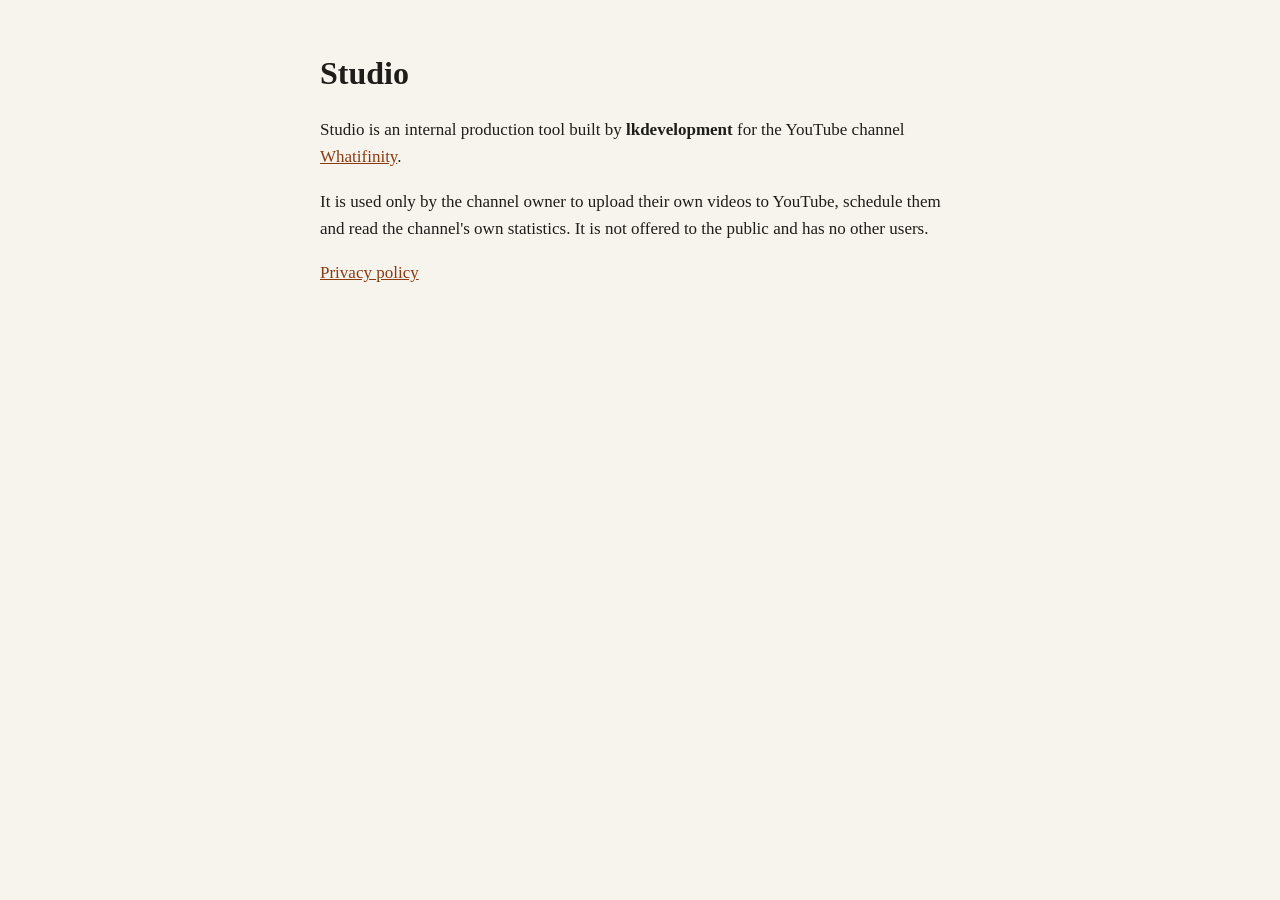
<file: index.html>
<!doctype html>
<html lang="en">
<head>
<meta charset="utf-8">
<meta name="viewport" content="width=device-width, initial-scale=1">
<title>Studio – lkdevelopment</title>
<link rel="stylesheet" href="style.css">
</head>
<body>
<main>
  <h1>Studio</h1>
  <p>Studio is an internal production tool built by <strong>lkdevelopment</strong> for the YouTube channel
     <a href="https://www.youtube.com/@whatifinitystudio">Whatifinity</a>.</p>
  <p>It is used only by the channel owner to upload their own videos to YouTube, schedule them and read
     the channel's own statistics. It is not offered to the public and has no other users.</p>
  <p><a href="privacy.html">Privacy policy</a></p>
</main>
</body>
</html>
</file>
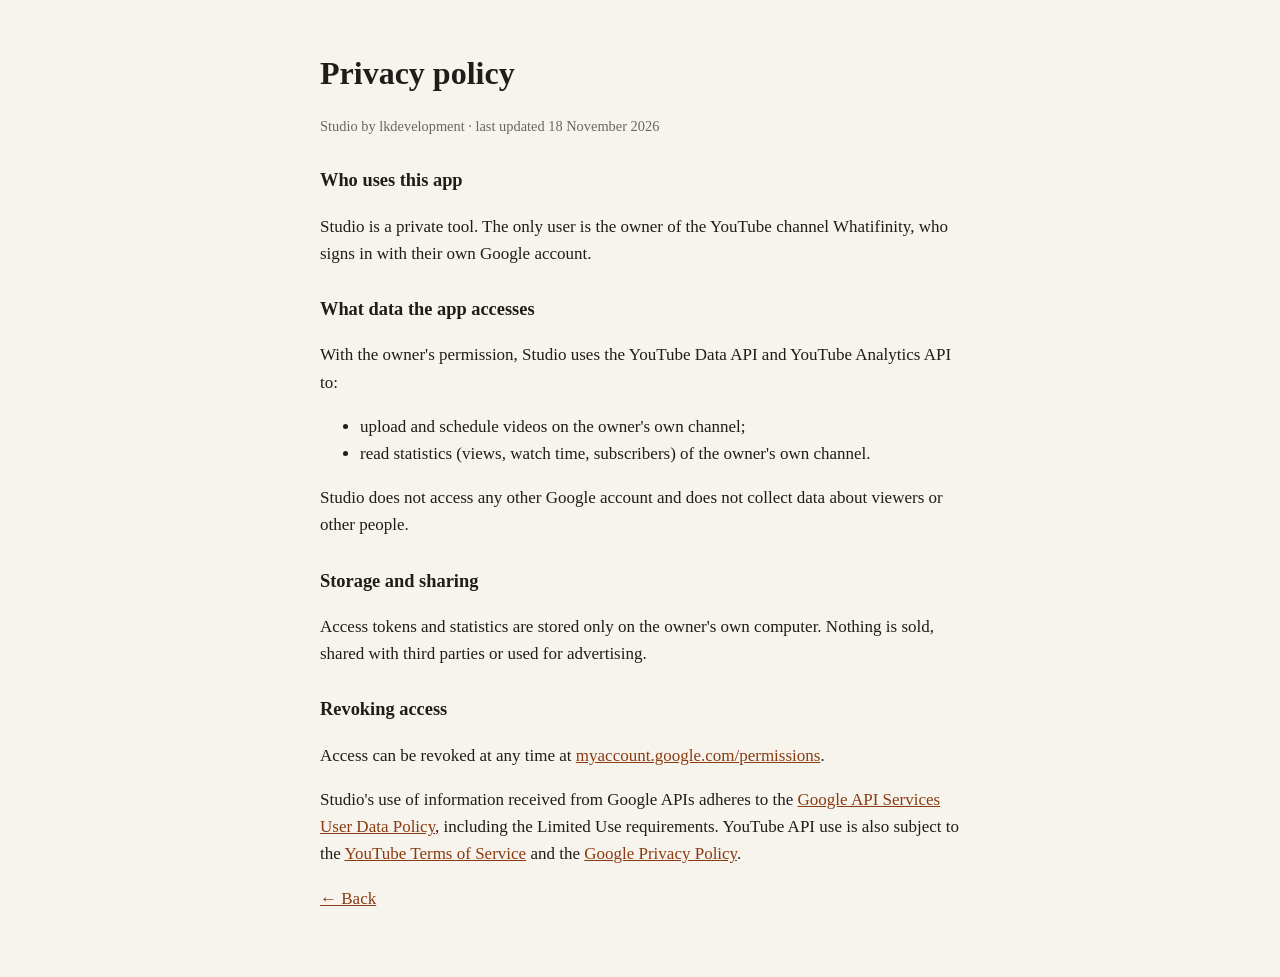
<file: privacy.html>
<!doctype html>
<html lang="en">
<head>
<meta charset="utf-8">
<meta name="viewport" content="width=device-width, initial-scale=1">
<title>Privacy policy – Studio</title>
<link rel="stylesheet" href="style.css">
</head>
<body>
<main>
  <h1>Privacy policy</h1>
  <p class="meta">Studio by lkdevelopment · last updated 18 November 2026</p>

  <h2>Who uses this app</h2>
  <p>Studio is a private tool. The only user is the owner of the YouTube channel Whatifinity, who signs in
     with their own Google account.</p>

  <h2>What data the app accesses</h2>
  <p>With the owner's permission, Studio uses the YouTube Data API and YouTube Analytics API to:</p>
  <ul>
    <li>upload and schedule videos on the owner's own channel;</li>
    <li>read statistics (views, watch time, subscribers) of the owner's own channel.</li>
  </ul>
  <p>Studio does not access any other Google account and does not collect data about viewers or other people.</p>

  <h2>Storage and sharing</h2>
  <p>Access tokens and statistics are stored only on the owner's own computer. Nothing is sold, shared with
     third parties or used for advertising.</p>

  <h2>Revoking access</h2>
  <p>Access can be revoked at any time at
     <a href="https://myaccount.google.com/permissions">myaccount.google.com/permissions</a>.</p>

  <p>Studio's use of information received from Google APIs adheres to the
     <a href="https://developers.google.com/terms/api-services-user-data-policy">Google API Services User Data Policy</a>,
     including the Limited Use requirements. YouTube API use is also subject to the
     <a href="https://www.youtube.com/t/terms">YouTube Terms of Service</a> and the
     <a href="https://policies.google.com/privacy">Google Privacy Policy</a>.</p>

  <p><a href="index.html">← Back</a></p>
</main>
</body>
</html>
</file>
<file: style.css>
:root { --bg: #f7f4ee; --text: #1f1d1a; --muted: #6b665e; --link: #8a3b12; }
@media (prefers-color-scheme: dark) {
  :root { --bg: #1b1a18; --text: #ece7de; --muted: #a39d92; --link: #e0915c; }
}
body { margin: 0; background: var(--bg); color: var(--text);
       font: 17px/1.6 Georgia, "Times New Roman", serif; }
main { max-width: 640px; margin: 0 auto; padding: 48px 16px; }
h1 { font-size: 2rem; margin: 0 0 16px; }
h2 { font-size: 1.15rem; margin: 28px 0 6px; }
.meta { color: var(--muted); font-size: .9rem; }
a { color: var(--link); }
</file>
